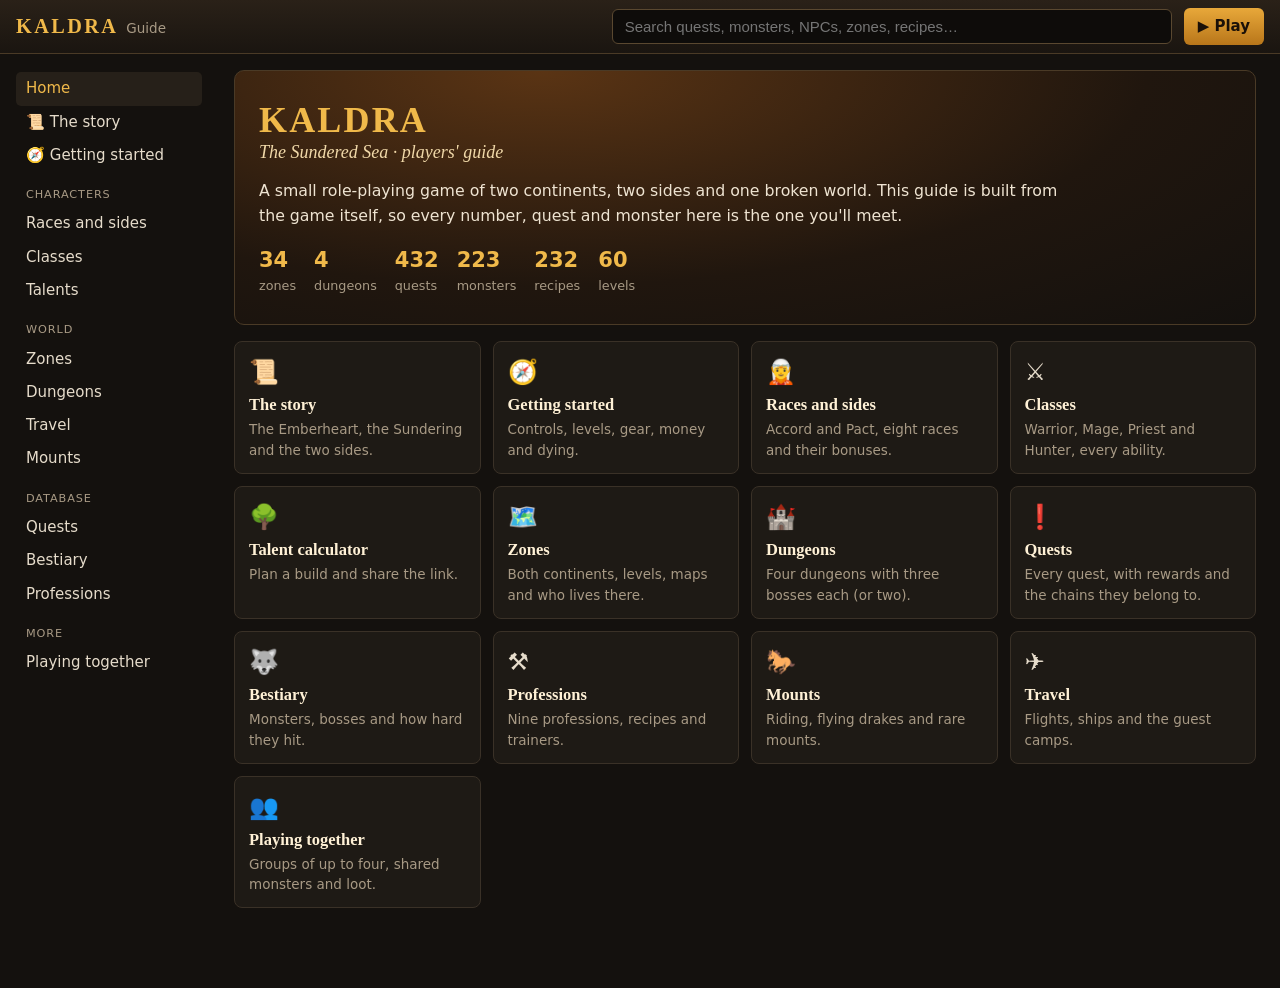
<file: guide/index.html>
<!doctype html>
<html lang="en">
<head>
<meta charset="utf-8">
<meta name="viewport" content="width=device-width,initial-scale=1,viewport-fit=cover">
<title>Kaldra Guide</title>
<meta name="description" content="The players' guide to Kaldra: The Sundered Sea: story, races, classes, talents, zones, quests, monsters, dungeons and professions.">
  <script type="module" crossorigin src="../guide/assets/guide-CYMt868F.js"></script>
  <link rel="stylesheet" crossorigin href="../guide/assets/guide-psopj_Zu.css">
</head>
<body>
<header id="top">
  <button id="nav-toggle" aria-label="Menu">☰</button>
  <a id="logo" href="#/"><b>KALDRA</b><span>Guide</span></a>
  <div id="search-wrap"><input id="search" type="search" placeholder="Search quests, monsters, NPCs, zones, recipes…" autocomplete="off"><div id="search-results" hidden></div></div>
  <a id="play" href="../">▶ Play</a>
</header>
<div id="layout">
  <nav id="nav"></nav>
  <main id="main"><p class="loading">Loading the guide…</p></main>
</div>
<div id="tip" hidden></div>
</body>
</html>
</file>
<file: guide/assets/guide-psopj_Zu.css>
:root{--bg: #14110e;--panel: #1e1a15;--panel2: #262019;--line: #3a3127;--text: #e6dccb;--dim: #a89a85;--gold: #f0b94a;--link: #ffd27a;--accord: #6aa8ff;--pact: #ff6a5a;--neutral: #e8d070;--poor: #9d9d9d;--common: #ffffff;--uncommon: #1eff00;--rare: #3a8cff;--epic: #b84aff;color-scheme:dark}*{box-sizing:border-box}html,body{margin:0;background:var(--bg);color:var(--text);font:15px/1.55 system-ui,-apple-system,Segoe UI,sans-serif}a{color:var(--link);text-decoration:none}a:hover{text-decoration:underline}h1,h2,h3{font-family:Georgia,Times New Roman,serif;color:#fff1d6;line-height:1.2}h1{font-size:2rem;margin:.2em 0 .3em}h2{font-size:1.35rem;margin:1.6em 0 .5em;border-bottom:1px solid var(--line);padding-bottom:.25em}h3{font-size:1.1rem;margin:1.2em 0 .4em}b{color:#fff1d6}header#top{position:sticky;top:0;z-index:20;display:flex;align-items:center;gap:12px;padding:8px 16px;padding-top:max(8px,env(safe-area-inset-top));background:linear-gradient(#2a2118,#1a1510);border-bottom:1px solid #4a3a26}#logo{display:flex;align-items:baseline;gap:8px;color:var(--gold);white-space:nowrap}#logo b{font:700 1.35rem Georgia,serif;letter-spacing:.12em;color:var(--gold)}#logo span{color:var(--dim);font-size:.9rem}#logo:hover{text-decoration:none}#search-wrap{position:relative;flex:1;max-width:560px;margin-left:auto}#search{width:100%;padding:8px 12px;border-radius:6px;border:1px solid #5a4830;background:#0e0c0a;color:var(--text);font-size:15px}#search-results{position:absolute;left:0;right:0;top:calc(100% + 4px);max-height:70vh;overflow:auto;background:var(--panel);border:1px solid #5a4830;border-radius:6px;box-shadow:0 8px 30px #000a}#search-results a{display:flex;gap:8px;align-items:baseline;padding:6px 12px;color:var(--text)}#search-results a:hover,#search-results a.sel{background:var(--panel2);text-decoration:none}#search-results .kind{margin-left:auto;color:var(--dim);font-size:.8rem;white-space:nowrap}#play{padding:7px 14px;border-radius:6px;background:linear-gradient(#e8a83a,#b8761a);color:#1a1008;font-weight:700;white-space:nowrap}#play:hover{text-decoration:none;filter:brightness(1.1)}#nav-toggle{display:none;background:none;border:1px solid #5a4830;color:var(--text);border-radius:6px;font-size:18px;padding:4px 10px}#layout{display:flex;max-width:1280px;margin:0 auto}#nav{position:sticky;top:56px;align-self:flex-start;width:210px;flex:none;padding:16px 8px 40px 16px;max-height:calc(100vh - 56px);overflow:auto}#nav a{display:block;padding:5px 10px;border-radius:5px;color:var(--text)}#nav a:hover{background:var(--panel);text-decoration:none}#nav a.on{background:var(--panel2);color:var(--gold)}#nav .sec{margin:14px 10px 4px;color:var(--dim);font-size:.75rem;text-transform:uppercase;letter-spacing:.08em}#main{flex:1;min-width:0;padding:16px 24px 80px}.loading{color:var(--dim)}.crumbs{color:var(--dim);font-size:.85rem}.crumbs a{color:var(--dim)}.lead{font-size:1.05rem;color:#efe4d2;max-width:820px}.dim{color:var(--dim)}.small{font-size:.85rem}.pill{display:inline-block;padding:1px 8px;border-radius:10px;background:var(--panel2);border:1px solid var(--line);font-size:.8rem;color:var(--dim);margin:0 4px 4px 0;white-space:nowrap}.pill.accord{color:var(--accord);border-color:#2a4a78}.pill.pact{color:var(--pact);border-color:#78302a}.pill.neutral{color:var(--neutral);border-color:#6a5a20}.pill.elite{color:#ffd04a;border-color:#7a6020}.pill.boss{color:#ff7a4a;border-color:#7a3a20}.accord{color:var(--accord)}.pact{color:var(--pact)}.neutral{color:var(--neutral)}.grid{display:grid;grid-template-columns:repeat(auto-fill,minmax(230px,1fr));gap:12px}.card{display:block;background:var(--panel);border:1px solid var(--line);border-radius:8px;padding:12px 14px;color:var(--text)}a.card:hover{border-color:#6a5434;background:var(--panel2);text-decoration:none}.card .ic{font-size:1.6rem}.card h3{margin:4px 0}.card p{margin:4px 0 0;color:var(--dim);font-size:.9rem}.box{background:var(--panel);border:1px solid var(--line);border-radius:8px;padding:12px 16px;margin:12px 0}.cols{display:grid;grid-template-columns:minmax(0,1fr) 300px;gap:24px;align-items:start}.side .box{margin-top:0}dl.facts{display:grid;grid-template-columns:auto 1fr;gap:4px 12px;margin:0}dl.facts dt{color:var(--dim)}dl.facts dd{margin:0}table.t{width:100%;border-collapse:collapse;font-size:.92rem}table.t th{text-align:left;color:var(--dim);font-weight:600;border-bottom:1px solid var(--line);padding:6px 8px;white-space:nowrap;cursor:default}table.t th[data-sort]{cursor:pointer}table.t th[data-sort]:hover{color:var(--gold)}table.t td{border-bottom:1px solid #2a241c;padding:6px 8px;vertical-align:top}table.t tr:hover td{background:#1c1813}table.t th.n{text-align:right}table.t td.n{text-align:right;font-variant-numeric:tabular-nums;white-space:nowrap}.tablewrap{overflow-x:auto}.filters{display:flex;flex-wrap:wrap;gap:8px;align-items:center;margin:8px 0 12px}.filters input,.filters select{padding:6px 10px;border-radius:6px;border:1px solid #5a4830;background:#0e0c0a;color:var(--text);font-size:14px}.chip{padding:4px 12px;border-radius:14px;border:1px solid var(--line);background:var(--panel);color:var(--text);cursor:pointer;font-size:.88rem}.chip.on{border-color:var(--gold);color:var(--gold);background:#2a2114}.q-poor{color:var(--poor)}.q-common{color:var(--common)}.q-uncommon{color:var(--uncommon)}.q-rare{color:var(--rare)}.q-epic{color:var(--epic)}.item{cursor:help;border-bottom:1px dotted currentColor}#tip{position:fixed;z-index:50;max-width:320px;background:#0c0b10f0;border:1px solid #6a6a80;border-radius:6px;padding:8px 12px;font-size:.88rem;pointer-events:none;box-shadow:0 6px 24px #000c}#tip .nm{font-weight:700;font-size:.98rem}#tip .proc{color:var(--uncommon)}.money{white-space:nowrap;font-variant-numeric:tabular-nums}.money i{display:inline-block;width:.72em;height:.72em;border-radius:50%;margin:0 1px 0 2px;vertical-align:-.04em;box-shadow:inset 0 -1px 1px #00000059}.coin-g{background:radial-gradient(circle at 35% 35%,#fff2a8,#d4a017 60%,#8a6a0a)}.coin-s{background:radial-gradient(circle at 35% 35%,#fff,#b8c0c8 60%,#6a7078)}.coin-c{background:radial-gradient(circle at 35% 35%,#ffc8a0,#b8642a 60%,#6a3410)}.questtext{background:#221c14;border-left:3px solid #8a6a34;padding:10px 14px;border-radius:4px;font-family:Georgia,serif;color:#f0e2c4;max-width:760px}ol.obj{margin:6px 0;padding-left:22px}.chain{display:flex;flex-wrap:wrap;gap:6px;align-items:center}.chain .cur{color:var(--gold);font-weight:700}.mapwrap{position:relative;width:100%;aspect-ratio:1;border-radius:8px;overflow:hidden;border:1px solid var(--line);background:#0a1a24}.mapwrap canvas{width:100%;height:100%;display:block;image-rendering:auto}.mapwrap .lbl{position:absolute;transform:translate(-50%,-50%);font-size:.72rem;color:#fff;text-shadow:0 0 3px #000,0 0 3px #000,0 0 2px #000;white-space:nowrap;pointer-events:none;text-align:center;line-height:1.1}.mapwrap .lbl.town{color:#9dff9a;font-weight:700;font-size:.8rem}.mapwrap .lbl i{display:block;font-style:normal;color:#ffe08a;font-size:.68rem}.mapwrap .dot{position:absolute;width:9px;height:9px;margin:-4.5px 0 0 -4.5px;border-radius:50%;border:1px solid #000;pointer-events:none}.continent{position:relative;width:100%;border-radius:8px;overflow:hidden;background:#2a5a7a;border:1px solid var(--line)}.continent a{position:absolute;display:block}.continent a canvas{width:100%;height:100%;display:block}.continent a span{position:absolute;left:0;right:0;top:50%;transform:translateY(-50%);text-align:center;color:#fff;font-size:.7rem;font-weight:700;text-shadow:0 0 3px #000,0 0 3px #000;line-height:1.15;padding:0 2px}.continent a:hover{outline:2px solid var(--gold);z-index:2}.chapter{max-width:780px}.chapter .kicker{color:var(--gold);text-transform:uppercase;letter-spacing:.1em;font-size:.78rem;margin-top:2em}.chapter h2{border:0;margin-top:.15em}.chapter p{font-family:Georgia,serif;font-size:1.06rem;line-height:1.7;color:#eadfca}.hero{padding:28px 24px;border-radius:10px;margin-bottom:16px;background:radial-gradient(ellipse at 30% 0%,#5a3414,#20160e 60%,#14110e);border:1px solid #4a3a26}.hero h1{font-size:2.4rem;letter-spacing:.06em;color:var(--gold);margin:0}.hero .sub{font:italic 1.2rem Georgia,serif;color:#f0d8a8;margin:0 0 12px}.stats{display:flex;flex-wrap:wrap;gap:18px;margin-top:14px}.stats div{color:var(--dim);font-size:.85rem}.stats b{display:block;font-size:1.4rem;color:var(--gold)}.abil{display:grid;grid-template-columns:40px 1fr;gap:2px 12px;padding:10px 0;border-bottom:1px solid #2a241c}.abil .ic{font-size:1.6rem;grid-row:span 2;text-align:center}.abil .meta{color:var(--dim);font-size:.82rem}.trees{display:grid;grid-template-columns:repeat(auto-fit,minmax(300px,1fr));gap:16px}.tree{background:var(--panel);border:1px solid var(--line);border-radius:8px;padding:12px}.tree h3{margin:0 0 4px;display:flex;justify-content:space-between}.tier{display:flex;flex-wrap:wrap;gap:8px;padding:8px 0;border-top:1px dashed #3a3127}.tier .req{width:100%;color:var(--dim);font-size:.75rem}.tal{position:relative;width:52px;height:52px;border-radius:8px;background:#0e0c0a;border:2px solid #4a4030;font-size:1.5rem;display:flex;align-items:center;justify-content:center;cursor:pointer;user-select:none;-webkit-user-select:none}.tal.lock{filter:grayscale(1) brightness(.55)}.tal.some{border-color:#3aa040}.tal.full{border-color:var(--gold)}.tal .rk{position:absolute;right:-4px;bottom:-4px;background:#0e0c0a;border:1px solid #5a4830;border-radius:6px;font-size:.68rem;padding:0 4px;color:var(--text)}.tal.abl:after{content:"";position:absolute;left:2px;top:2px;width:7px;height:7px;border-radius:50%;background:#6ab8ff}.calcbar{display:flex;flex-wrap:wrap;gap:12px;align-items:center;margin:10px 0}.calcbar button,.btn{padding:6px 14px;border-radius:6px;border:1px solid #5a4830;background:var(--panel2);color:var(--text);cursor:pointer;font-size:14px}@media (max-width: 900px){.cols{grid-template-columns:1fr}#nav-toggle{display:block}#nav{display:none;position:fixed;top:52px;left:0;bottom:0;z-index:30;background:var(--bg);border-right:1px solid var(--line);width:240px;max-height:none}body.nav-open #nav{display:block}#main{padding:12px 16px 80px}#logo span{display:none}h1{font-size:1.6rem}.hero h1{font-size:1.9rem}}@media (max-width: 520px){#play{padding:7px 10px}header#top{gap:8px;padding:8px 10px}}
</file>
